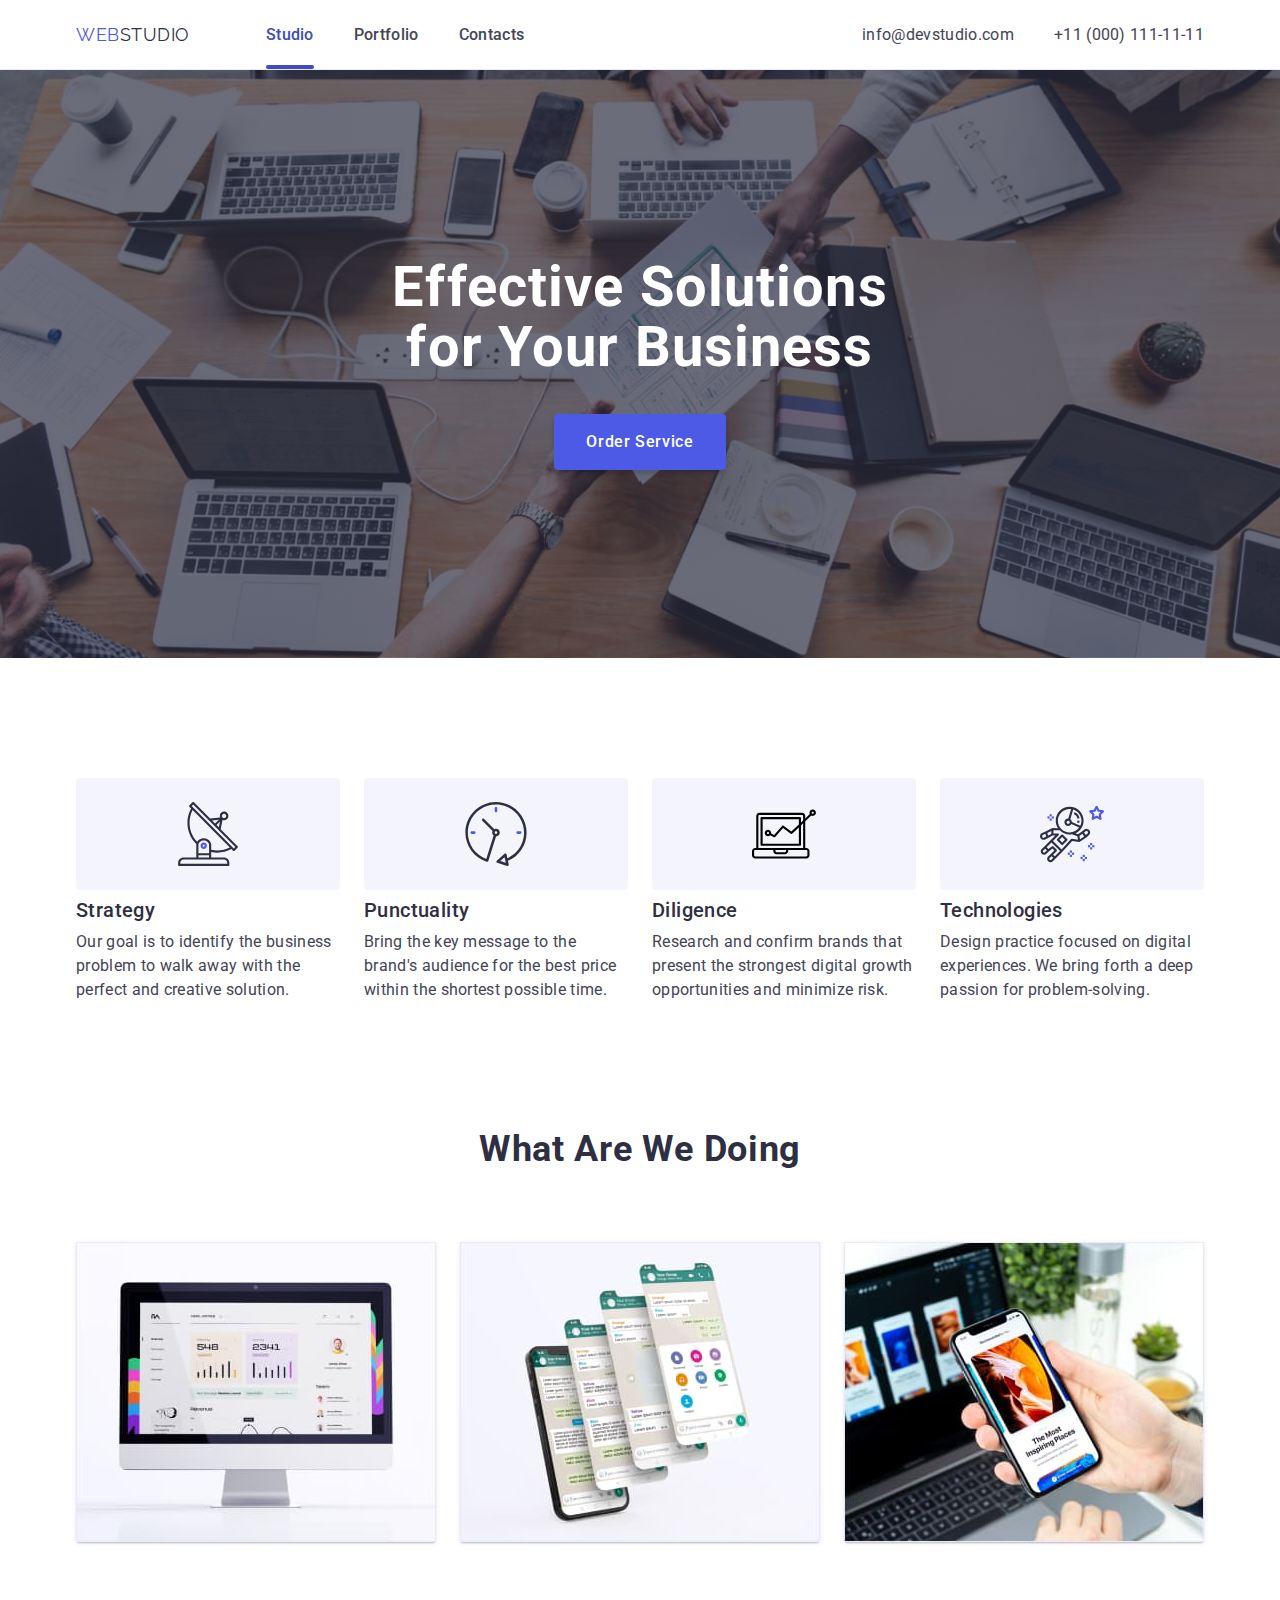
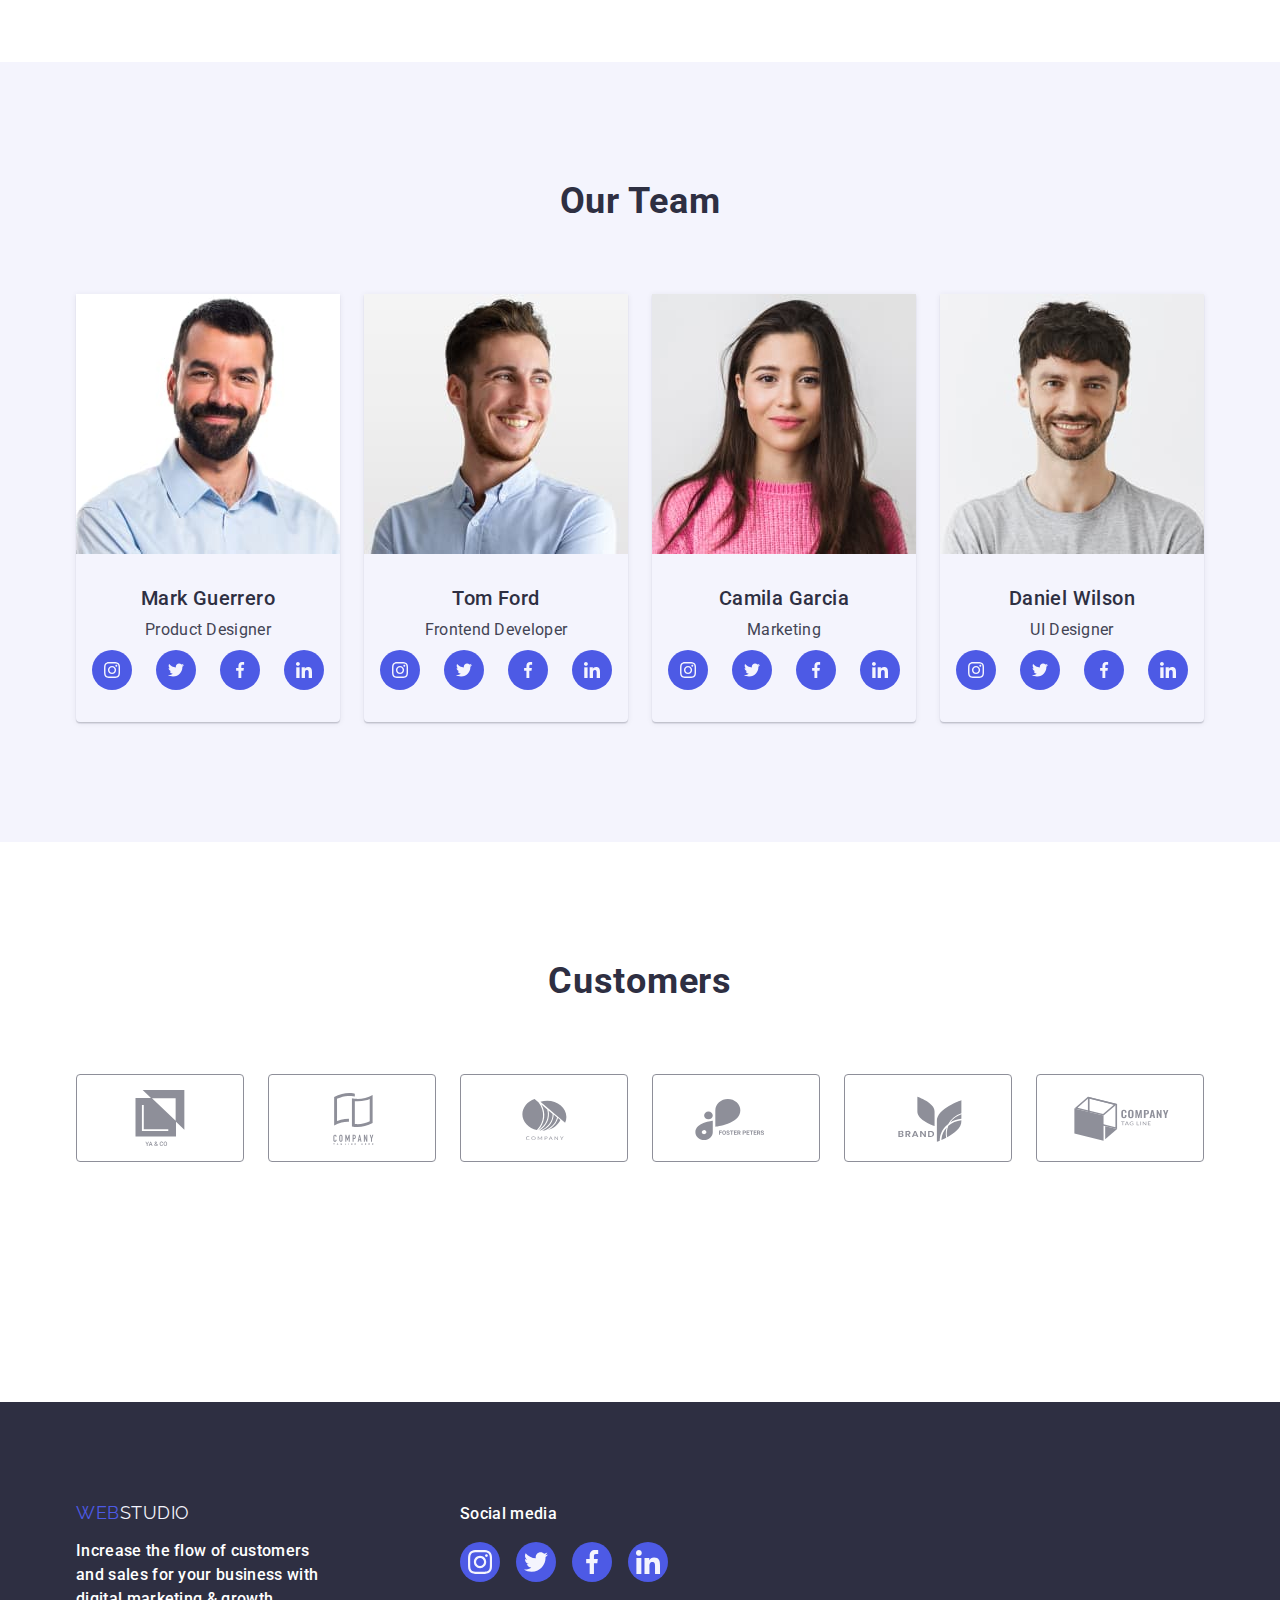
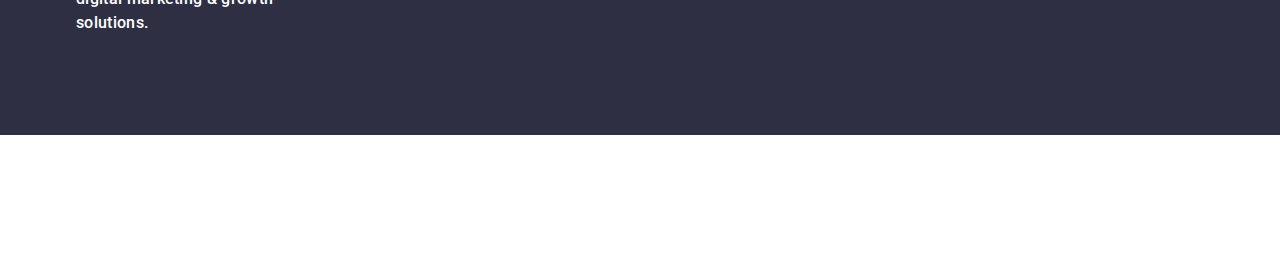
<file: index.html>
<!DOCTYPE html>
<html lang="en">

<head>
    <meta charset="UTF-8">
    <meta name="viewport" content="width=device-width, initial-scale=1.0">
    <link rel="preconnect" href="https://fonts.googleapis.com">
    <link rel="preconnect" href="https://fonts.gstatic.com" crossorigin>
    <link
        href="https://fonts.googleapis.com/css2?family=Raleway:wght@800&family=Roboto:wght@400;500;700;900&display=swap"
        rel="stylesheet">
    <link rel="stylesheet"
        href="https://cdnjs.cloudflare.com/ajax/libs/modern-normalize/2.0.0/modern-normalize.min.css">
    <link rel="stylesheet" href="./css/styles.css">
    <title>Homework4</title>
</head>

<body>
    <!-- Top line -->
    <header class="page-header">
        <div class="header-container container">
            <nav class="nav">
                <a class="logo logo-pad link" href="./index.html">Web<span class="logo-studio">Studio</span></a>
                <ul class="menu-list list">
                    <li class="menu-list-item">
                        <a class="header-link-padding active link menu-list-c" href="./index.html">Studio</a>
                    </li>

                    <li class="menu-list-item">
                        <a class="header-link-padding  link" href="./portfolio.html">Portfolio</a>
                    </li>

                    <li class="menu-list-item">
                        <a class="header-link-padding link" href="#contacts">Contacts</a>
                    </li>
                </ul>
            </nav>
            <address>
                <ul class="menu-link list">
                    <li class="menu-link-item">
                        <a class="header-link-padding link" href="mailto:info@devstudio.com">info@devstudio.com</a>
                    </li>
                    <li class="menu-link-item ">
                        <a class="header-link-padding link" href="tel:+110001111111">+11 (000) 111-11-11</a>
                    </li>
                </ul>
            </address>
        </div>
    </header>
    <main>
        <!-- Studio -->
        <section class="heroimage">
            <div class="hero-container container">
                <h1 class="hero-title">Effective Solutions for Your Business</h1>
                <button class="modal-button-image" type="button" data-modal-open>Order Service</button>
            </div>
        </section>
        <!-- Section1 -->
        <section class="advantage">
            <div class="container">
                <h2 class="hidden">Studio</h2>
                <ul class="advantage-list list">
                    <li class="advantage-item">
                        <div class="advantage-item-icon">
                            <svg width="64" height="64">
                                <use href="./images/icons.svg#icon-antenna"></use>
                            </svg>
                        </div>
                        <h3 class="advantage-item-title">Strategy</h3>
                        <p class="advantage-item-p">Our goal is to identify the business problem to walk away with the
                            perfect and creative solution.
                        </p>
                    </li>
                    <li class="advantage-item">
                        <div class="advantage-item-icon">
                            <svg width="64" height="64">
                                <use href="./images/icons.svg#icon-clock"></use>
                            </svg>
                        </div>
                        <h3 class="advantage-item-title">Punctuality</h3>
                        <p class="advantage-item-p">Bring the key message to the brand's audience for the best price
                            within
                            the shortest possible
                            time.</p>
                    </li>
                    <li class="advantage-item">
                        <div class="advantage-item-icon">
                            <svg width="64" height="64">
                                <use href="./images/icons.svg#icon-vector"></use>
                            </svg>
                        </div>
                        <h3 class="advantage-item-title">Diligence</h3>
                        <p class="advantage-item-p">Research and confirm brands that present the strongest digital
                            growth
                            opportunities and minimize
                            risk.</p>
                    </li>
                    <li class="advantage-item">
                        <div class="advantage-item-icon">
                            <svg width="64" height="64">
                                <use href="./images/icons.svg#icon-astronaut"></use>
                            </svg>
                        </div>
                        <h3 class="advantage-item-title">Technologies</h3>
                        <p class="advantage-item-p">Design practice focused on digital experiences. We bring forth a
                            deep
                            passion for
                            problem-solving.</p>
                    </li>
                </ul>
            </div>
        </section>

        <!-- Section2 -->

        <section class="production">
            <div class="production-container container">
                <h2 class="subtitile">What are we doing</h2>
                <ul class="production-list list">
                    <li class="production-item">
                        <img class="production-pic" src="./images/section2/pc.jpg" alt="PC" width="360" height="300">
                    </li>
                    <li class="production-item">
                        <img class="production-pic" src="./images/section2/phones.jpg" alt="phones" width="360"
                            height="300">
                    </li>
                    <li class="production-item">
                        <img class="production-pic" src="./images/section2/pcandphone.jpg" alt="pc and phone"
                            width="360" height="300">
                    </li>
                </ul>
            </div>
        </section>

        <!-- Section3 -->

        <section class="workers">
            <div class="workers-container container">
                <h2 class="subtitile" id="contacts">Our Team</h2>
                <ul class="workers-list list">
                    <li class="advantage-item workers-item">
                        <img class="workers-pic" src="./images/ourteam/markguerrero.jpg" alt="photo Mark Guerrero"
                            width="264" height="260">
                        <div class="advantage-item-name">
                            <h3 class="advantage-item-title">Mark Guerrero</h3>
                            <p class="advantage-item-p">Product Designer</p>
                            <ul class="social-list social-list-img list">
                                <li class="social-item">
                                    <a class="social-link" href="#">
                                        <svg class="social-icon" width="16" height="16">
                                            <use href="./images/icons.svg#icon-instagram"></use>
                                        </svg>
                                    </a>
                                </li>
                                <li class="social-item">
                                    <a class="social-link" href="#">
                                        <svg class="social-icon" width="16" height="16">
                                            <use href="./images/icons.svg#icon-twitter"></use>
                                        </svg>
                                    </a>
                                </li>
                                <li class="social-item">
                                    <a class="social-link" href="#">
                                        <svg class="social-icon" width="16" height="16">
                                            <use href="./images/icons.svg#icon-facebook"></use>
                                        </svg>
                                    </a>
                                </li>
                                <li class="social-item">
                                    <a class="social-link" href="#">
                                        <svg class="social-icon" width="16" height="16">
                                            <use href="./images/icons.svg#icon-linkedin"></use>
                                        </svg>
                                    </a>
                                </li>
                            </ul>
                        </div>

                    </li>
                    <li class="advantage-item workers-item">
                        <img class="workers-pic" src="./images/ourteam/tomford.jpg" alt="photo Tom Ford" width="264"
                            height="260">
                        <div class="advantage-item-name">
                            <h3 class="advantage-item-title">Tom Ford</h3>
                            <p class="advantage-item-p">Frontend Developer</p>
                            <ul class="social-list social-list-img list">
                                <li class="social-item">
                                    <a class="social-link" href="#">
                                        <svg class="social-icon" width="16" height="16">
                                            <use href="./images/icons.svg#icon-instagram"></use>
                                        </svg>
                                    </a>
                                </li>
                                <li class="social-item">
                                    <a class="social-link" href="#">
                                        <svg class="social-icon" width="16" height="16">
                                            <use href="./images/icons.svg#icon-twitter"></use>
                                        </svg>
                                    </a>
                                </li>
                                <li class="social-item">
                                    <a class="social-link" href="#">
                                        <svg class="social-icon" width="16" height="16">
                                            <use href="./images/icons.svg#icon-facebook"></use>
                                        </svg>
                                    </a>
                                </li>
                                <li class="social-item">
                                    <a class="social-link" href="#">
                                        <svg class="social-icon" width="16" height="16">
                                            <use href="./images/icons.svg#icon-linkedin"></use>
                                        </svg>
                                    </a>
                                </li>
                            </ul>
                        </div>

                    </li>
                    <li class="advantage-item workers-item">
                        <img class="workers-pic" src="./images/ourteam/camilagarcia.jpg" alt="photo Camila Garcia"
                            width="264" height="260">
                        <div class="advantage-item-name">
                            <h3 class="advantage-item-title">Camila Garcia</h3>
                            <p class="advantage-item-p">Marketing</p>
                            <ul class="social-list social-list-img list">
                                <li class="social-item">
                                    <a class="social-link" href="#">
                                        <svg class="social-icon" width="16" height="16">
                                            <use href="./images/icons.svg#icon-instagram"></use>
                                        </svg>
                                    </a>
                                </li>
                                <li class="social-item">
                                    <a class="social-link" href="#">
                                        <svg class="social-icon" width="16" height="16">
                                            <use href="./images/icons.svg#icon-twitter"></use>
                                        </svg>
                                    </a>
                                </li>
                                <li class="social-item">
                                    <a class="social-link" href="#">
                                        <svg class="social-icon" width="16" height="16">
                                            <use href="./images/icons.svg#icon-facebook"></use>
                                        </svg>
                                    </a>
                                </li>
                                <li class="social-item">
                                    <a class="social-link" href="#">
                                        <svg class="social-icon" width="16" height="16">
                                            <use href="./images/icons.svg#icon-linkedin"></use>
                                        </svg>
                                    </a>
                                </li>
                            </ul>
                        </div>

                    </li>
                    <li class="advantage-item workers-item">
                        <img class="workers-pic" src="./images/ourteam/danielwilson.jpg" alt="photo Daniel Wilson"
                            width="264" height="260">
                        <div class="advantage-item-name">
                            <h3 class="advantage-item-title">Daniel Wilson</h3>
                            <p class="advantage-item-p">UI Designer</p>
                            <ul class="social-list social-list-img list">
                                <li class="social-item">
                                    <a class="social-link" href="#">
                                        <svg class="social-icon" width="16" height="16">
                                            <use href="./images/icons.svg#icon-instagram"></use>
                                        </svg>
                                    </a>
                                </li>
                                <li class="social-item">
                                    <a class="social-link" href="#">
                                        <svg class="social-icon" width="16" height="16">
                                            <use href="./images/icons.svg#icon-twitter"></use>
                                        </svg>
                                    </a>
                                </li>
                                <li class="social-item">
                                    <a class="social-link" href="#">
                                        <svg class="social-icon" width="16" height="16">
                                            <use href="./images/icons.svg#icon-facebook"></use>
                                        </svg>
                                    </a>
                                </li>
                                <li class="social-item">
                                    <a class="social-link" href="#">
                                        <svg class="social-icon" width="16" height="16">
                                            <use href="./images/icons.svg#icon-linkedin"></use>
                                        </svg>
                                    </a>
                                </li>
                            </ul>
                        </div>

                    </li>
                </ul>
            </div>
        </section>
        <!-- Section 5 Costumers -->
        <section class="costumers">
            <div class="container">
                <h2 class="subtitile">Customers</h2>
                <ul class="costumers-list list">
                    <li class="costumers-item">
                        <a class="costumers-link" href="#">
                            <svg class="costumers-icon" width="104" height="56">
                                <use href="./images/icons.svg#icon-logo-1"></use>
                            </svg>
                        </a>
                    </li>
                    <li class="costumers-item">
                        <a class="costumers-link" href="#">
                            <svg class="costumers-icon" width="104" height="56">
                                <use href="./images/icons.svg#icon-logo-2"></use>
                            </svg>
                        </a>
                    </li>
                    <li class="costumers-item">
                        <a class="costumers-link" href="#">
                            <svg class="costumers-icon" width="104" height="56">
                                <use href="./images/icons.svg#icon-logo-3"></use>
                            </svg>
                        </a>
                    </li>
                    <li class="costumers-item">
                        <a class="costumers-link" href="#">
                            <svg class="costumers-icon" width="104" height="56">
                                <use href="./images/icons.svg#icon-logo-4"></use>
                            </svg>
                        </a>
                    </li>
                    <li class="costumers-item">
                        <a class="costumers-link" href="#">
                            <svg class="costumers-icon" width="104" height="56">
                                <use href="./images/icons.svg#icon-logo-5"></use>
                            </svg>
                        </a>
                    </li>
                    <li class="costumers-item">
                        <a class="costumers-link" href="#">
                            <svg class="costumers-icon" width="104" height="56">
                                <use href="./images/icons.svg#icon-logo-6"></use>
                            </svg>
                        </a>
                    </li>
                </ul>
            </div>
        </section>
    </main>
    <footer class="footer">
        <div class="footer-container container">
            <div class="footer-list">
                <a class="logo link marg" href="./index.html">Web<span class="logo-studio-dark">Studio</span>
                </a>

                <p class="background-dark-text">Increase the flow of customers and sales for your business with
                    digital
                    marketing & growth solutions.</p>
            </div>
            <div class="footer-item">
                <p class="background-dark-text marg">Social media</p>
                <ul class="social-list social-list-futer list">
                    <li class="social-item">
                        <a class="social-link " href="#">
                            <svg class="social-icon" width="24" height="24">
                                <use href="./images/icons.svg#icon-instagram"></use>
                            </svg>
                        </a>
                    </li>
                    <li class="social-item">
                        <a class="social-link " href="#">
                            <svg class="social-icon" width="24" height="24">
                                <use href="./images/icons.svg#icon-twitter"></use>
                            </svg>
                        </a>
                    </li>
                    <li class="social-item">
                        <a class="social-link " href="#">
                            <svg class="social-icon" width="24" height="24">
                                <use href="./images/icons.svg#icon-facebook"></use>
                            </svg>
                        </a>
                    </li>
                    <li class="social-item">
                        <a class="social-link " href="#">
                            <svg class="social-icon" width="24" height="24">
                                <use href="./images/icons.svg#icon-linkedin"></use>
                            </svg>
                        </a>
                    </li>
                </ul>
            </div>
        </div>
    </footer>
    <div class="backdrop is-hidden" data-modal>
        <div class="modal-window">
            <button type="button" class="modal-window-close-btn" data-modal-close>
                <svg class="modal-window-close-btn-img" width="8" height="8">
                    <use href="./images/icons.svg#close-black"></use>
                </svg>
            </button>
            <button class="review-form-submit-btn" type="submit">Send</button>
        </div>
    </div>
    <script src="./js/modal.js"></script>
</body>

</html>

<!-- <p></p>
            <form action="">
                <label for="user-name">Name</label>
                <input type="text" name="user-name" id="user-name">
                <label for="user-tel">Phone</label>
                <input type="tel" name="user-tel" id="user-tel">
                <label for="user-email">Email</label>
                <input type="area" name="user-email" id="user-email">
                <textarea name="" id="" cols="30" rows="10"></textarea> -->
</file>
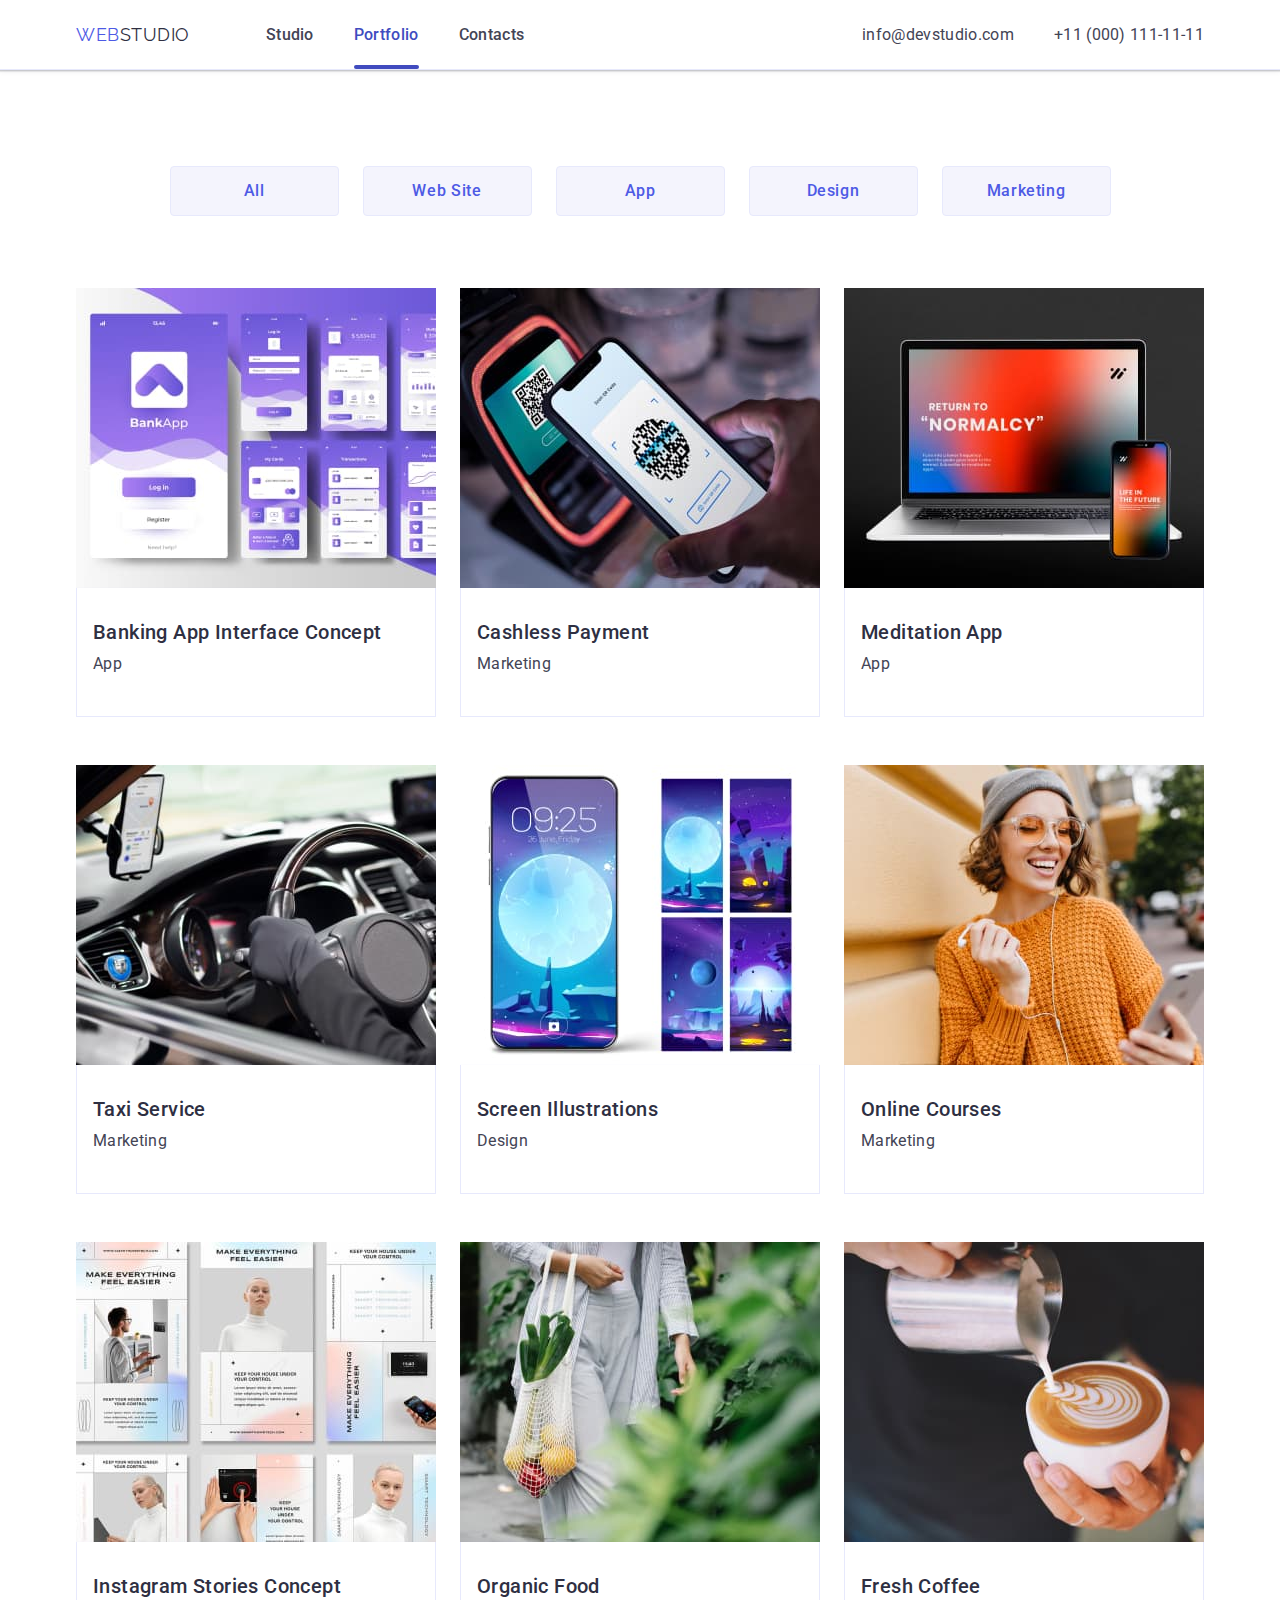
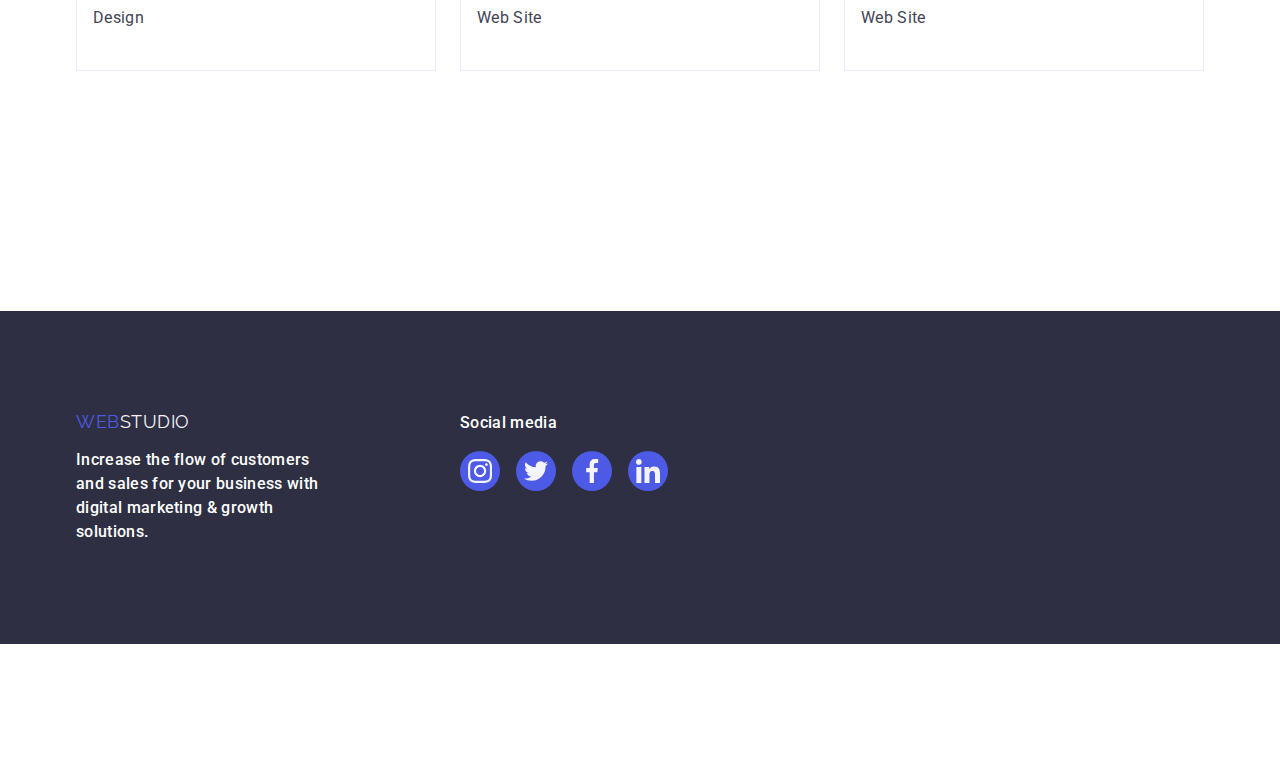
<file: portfolio.html>
<!DOCTYPE html>
<html lang="en">

<head>
    <meta charset="UTF-8">
    <meta name="viewport" content="width=device-width, initial-scale=1.0">
    <link rel="preconnect" href="https://fonts.googleapis.com">
    <link rel="preconnect" href="https://fonts.gstatic.com" crossorigin>
    <link
        href="https://fonts.googleapis.com/css2?family=Raleway:wght@800&family=Roboto:wght@400;500;700;900&display=swap"
        rel="stylesheet">
    <link rel="stylesheet"
        href="https://cdnjs.cloudflare.com/ajax/libs/modern-normalize/2.0.0/modern-normalize.min.css">
    <link rel="stylesheet" href="./css/styles.css">
    <title>Homework4</title>
</head>

<body>
    <header class="page-header">
        <div class="header-container container">
            <nav class="nav">
                <a class="logo logo-pad link" href="./index.html">Web<span class="logo-studio">Studio</span></a>
                <ul class="menu-list list">
                    <li class="menu-list-item">
                        <a class="header-link-padding link" href="./index.html">Studio</a>
                    </li>

                    <li class="menu-list-item">
                        <a class="header-link-padding active link menu-list-c link"
                            href="./portfolio.html">Portfolio</a>
                    </li>

                    <li class="menu-list-item">
                        <a class="header-link-padding link" href="#contacts">Contacts</a>
                    </li>
                </ul>
            </nav>
            <address>
                <ul class="menu-link list">
                    <li class="menu-link-item">
                        <a class="header-link-padding link" href="mailto:info@devstudio.com">info@devstudio.com</a>
                    </li>
                    <li class="menu-link-item ">
                        <a class="header-link-padding link" href="tel:+110001111111">+11 (000) 111-11-11</a>
                    </li>
                </ul>
            </address>
        </div>
    </header>
    <main>
        <section class="portfolio">
            <div class="container">
                <h1 class="hidden">Portfolio</h1>
                <ul class="button-menu list">
                    <li class="button-item">
                        <button class="modal-button" type="button" data-modal-open>All</button>
                    </li>
                    <li>
                        <button class="modal-button" type="button" data-modal-open>Web Site</button>
                    </li>
                    <li>
                        <button class="modal-button" type="button" data-modal-open>App</button>
                    </li>
                    <li>
                        <button class="modal-button" type="button" data-modal-open>Design</button>
                    </li>
                    <li>
                        <button class="modal-button" type="button" data-modal-open>Marketing</button>
                    </li>
                </ul>
                <ul class="gallery list">
                    <li class="gallery-item">
                        <a class="gallery-link link" href="link">
                            <div class="gallery-item-pic">
                                <img class="gallery-pic" src="./images/portfolio/banking-upp.jpg"
                                    alt="Banking App Interface Concept" width="360" height="300">
                                <p class="gallery-pic-backtext">14 Stylish and User-Friendly App Design Concepts · Task
                                    Manager App · Calorie Tracker App
                                    · Exotic Fruit Ecommerce App ·
                                    Cloud Storage App</p>
                            </div>
                            <div class="gallery-content">
                                <h2 class="advantage-item-title">Banking App Interface Concept</h2>
                                <p class="advantage-item-p">App</p>
                            </div>
                        </a>
                    </li>
                    <li class="gallery-item">
                        <a class="gallery-link link" href="linkas">
                            <div class="gallery-item-pic">
                                <img class="gallery-pic" src="./images/portfolio/cashless-payment.jpg"
                                    alt="Cashless Payment" width="360" height="300">
                                <p class="gallery-pic-backtext">14 Stylish and User-Friendly App Design Concepts · Task
                                    Manager App · Calorie Tracker App
                                    · Exotic Fruit Ecommerce App ·
                                    Cloud Storage App</p>
                            </div>
                            <div class="gallery-content">
                                <h2 class="advantage-item-title">Cashless Payment</h2>
                                <p class="advantage-item-p">Marketing</p>
                            </div>
                        </a>
                    </li>
                    <li class="gallery-item">
                        <a class="gallery-link link" href="linksa">
                            <div class="gallery-item-pic">
                                <img class="gallery-pic" src="./images/portfolio/maditation-app.jpg"
                                    alt="Meditation App" width="360" height="300">
                                <p class="gallery-pic-backtext">14 Stylish and User-Friendly App Design Concepts · Task
                                    Manager App · Calorie Tracker App
                                    · Exotic Fruit Ecommerce App ·
                                    Cloud Storage App</p>
                            </div>
                            <div class="gallery-content">
                                <h2 class="advantage-item-title">Meditation App</h2>
                                <p class="advantage-item-p">App</p>
                            </div>
                        </a>
                    </li>
                    <li class="gallery-item">
                        <a class="gallery-link link" href="linksq">
                            <div class="gallery-item-pic">
                                <img class=" gallery-pic" src="./images/portfolio/taxy-servise.jpg" alt="Taxi Service"
                                    width="360" height="300">
                                <p class="gallery-pic-backtext">14 Stylish and User-Friendly App Design Concepts · Task
                                    Manager App · Calorie Tracker App
                                    · Exotic Fruit Ecommerce App ·
                                    Cloud Storage App</p>
                            </div>
                            <div class="gallery-content">
                                <h2 class="advantage-item-title">Taxi Service</h2>
                                <p class="advantage-item-p">Marketing</p>
                            </div>
                        </a>
                    </li>
                    <li class="gallery-item">
                        <a class="gallery-link link" href="linkqs">
                            <div class="gallery-item-pic">
                                <img class="gallery-pic" src="./images/portfolio/screen-illustration.jpg"
                                    alt="Screen Illustrations" width="360" height="300">
                                <p class="gallery-pic-backtext">14 Stylish and User-Friendly App Design Concepts · Task
                                    Manager App · Calorie Tracker App
                                    · Exotic Fruit Ecommerce App ·
                                    Cloud Storage App</p>
                            </div>
                            <div class="gallery-content">
                                <h2 class="advantage-item-title">Screen Illustrations</h2>
                                <p class="advantage-item-p">Design</p>
                            </div>
                        </a>
                    </li>
                    <li class="gallery-item">
                        <a class="gallery-link link" href="linkqw">
                            <div class="gallery-item-pic">
                                <img class="gallery-pic" src="./images/portfolio/online-courses.jpg"
                                    alt="Online Courses" width="360" height="300">
                                <p class="gallery-pic-backtext">14 Stylish and User-Friendly App Design Concepts · Task
                                    Manager App · Calorie Tracker App
                                    · Exotic Fruit Ecommerce App ·
                                    Cloud Storage App</p>
                            </div>
                            <div class="gallery-content">
                                <h2 class="advantage-item-title">Online Courses</h2>
                                <p class="advantage-item-p">Marketing</p>
                            </div>
                        </a>
                    </li>
                    <li class="gallery-item">
                        <a class="gallery-link link" href="linkwq">
                            <div class="gallery-item-pic">
                                <img class=" gallery-pic" src="./images/portfolio/instagram-stories-concept.jpg"
                                    alt="Instagram Stories Concept" width="360" height="300">
                                <p class="gallery-pic-backtext">14 Stylish and User-Friendly App Design Concepts · Task
                                    Manager App · Calorie Tracker App
                                    · Exotic Fruit Ecommerce App ·
                                    Cloud Storage App</p>
                            </div>
                            <div class="gallery-content">
                                <h2 class="advantage-item-title">Instagram Stories Concept</h2>
                                <p class="advantage-item-p">Design</p>
                            </div>
                        </a>
                    </li>
                    <li class="gallery-item">
                        <a class="gallery-link link" href="linkda">
                            <div class="gallery-item-pic">
                                <img class="gallery-pic" src="./images/portfolio/organic-food.jpg" alt="Organic Food"
                                    width="360" height="300">
                                <p class="gallery-pic-backtext">14 Stylish and User-Friendly App Design Concepts · Task
                                    Manager App · Calorie Tracker App
                                    · Exotic Fruit Ecommerce App ·
                                    Cloud Storage App</p>
                            </div>
                            <div class="gallery-content">
                                <h2 class="advantage-item-title">Organic Food</h2>
                                <p class="advantage-item-p">Web Site</p>
                            </div>
                        </a>
                    </li>
                    <li class="gallery-item">
                        <a class="gallery-link link" href="linkad">
                            <div class="gallery-item-pic">
                                <img class="gallery-pic" src="./images/portfolio/fresh-coffee.jpg" alt="Fresh Coffee"
                                    width="360" height="300">
                                <p class="gallery-pic-backtext">14 Stylish and User-Friendly App Design Concepts · Task
                                    Manager App · Calorie Tracker App
                                    · Exotic Fruit Ecommerce App ·
                                    Cloud Storage App</p>
                            </div>
                            <div class="gallery-content">
                                <h2 class="advantage-item-title">Fresh Coffee</h2>
                                <p class="advantage-item-p">Web Site</p>
                            </div>
                        </a>
                    </li>
                </ul>
            </div>
        </section>
    </main>
    <footer class="footer">
        <div class="footer-container container">
            <div class="footer-list">
                <a class="logo link marg" href="./index.html">Web<span class="logo-studio-dark">Studio</span>
                </a>

                <p class="background-dark-text">Increase the flow of customers and sales for your business with
                    digital
                    marketing & growth solutions.</p>
            </div>
            <div class="footer-item">
                <p class="background-dark-text marg">Social media</p>
                <ul class="social-list social-list-futer list">
                    <li class="social-item">
                        <a class="social-link " href="#">
                            <svg class="social-icon" width="24" height="24">
                                <use href="./images/icons.svg#icon-instagram"></use>
                            </svg>
                        </a>
                    </li>
                    <li class="social-item">
                        <a class="social-link " href="#">
                            <svg class="social-icon" width="24" height="24">
                                <use href="./images/icons.svg#icon-twitter"></use>
                            </svg>
                        </a>
                    </li>
                    <li class="social-item">
                        <a class="social-link " href="#">
                            <svg class="social-icon" width="24" height="24">
                                <use href="./images/icons.svg#icon-facebook"></use>
                            </svg>
                        </a>
                    </li>
                    <li class="social-item">
                        <a class="social-link " href="#">
                            <svg class="social-icon" width="24" height="24">
                                <use href="./images/icons.svg#icon-linkedin"></use>
                            </svg>
                        </a>
                    </li>
                </ul>
            </div>
        </div>
    </footer>
    <script src="./js/modal.js"></script>
</body>

</html>
</file>
<file: css/styles.css>
:root {
  --primary-font: 'Roboto', sans-serif;
  --secondary-font: 'Raleway', sans-serif;
  --modal-background: #fcfcfc;
  --header-team-card-background: #ffffff;
  --hero-image-background: #2e2f42;
  --light-mode-backgrounds: #f4f4fd;
  --accent-hairlines-subtle-backgrounds: #e7e9fc;
  --body-text-slate: #434455;
  --body-text-light-slate: #8e8f99;
  --valid-success: #31d0aa;
  --dark-overlays-shadows-headings: #2e2f42;
  --pressed-state-cta: #404bbf;
  --cta-focused-active-links: #4d5ae5;
  --column-indent: 24px;
  --column-items: 3;
  --timing-function: cubic-bezier(0.4, 0, 0.2, 1);
  --timing-duration: 250ms;
}

body {
  font-family: var(--primary-font);
  font-weight: 400;
  font-size: 16px;
  line-height: 1.5;
  letter-spacing: 0.02em;
  color: var(--body-text-slate);
  background-color: var(--header-team-card-background);
}

h1,
h2,
h3,
h4,
h5,
h6,
p {
  margin: 0;
}

img {
  display: block;
  max-width: 100%;
  height: auto;
}

ul,
ol {
  margin: 0;
  padding: 0;
}

button {
  cursor: pointer;
  border: none;
}

.list {
  list-style: none;
}

.link {
  text-decoration: none;
  font-style: normal;
}

.container {
  width: 1158px;
  margin-left: auto;
  margin-right: auto;
  padding-left: 15px;
  padding-right: 15px;
}

.main-container {
  display: flex;
  flex-direction: column;
  flex-wrap: wrap;
  column-gap: 120px;
}

/* ==========HEADER========== */
.page-header {
  display: flex;
  justify-content: space-between;
  border-bottom: 1px solid var(--accent-hairlines-subtle-backgrounds);
  box-shadow: 0px 2px 1px rgba(46, 47, 66, 0.08),
    0px 1px 1px rgba(46, 47, 66, 0.16), 0px 1px 6px rgba(46, 47, 66, 0.08);
}

.header-container {
  display: flex;
  justify-content: space-between;
  align-items: center;
}

.nav {
  display: flex;
  justify-content: space-between;
  align-items: center;
}

.logo {
  display: inline-block;
  align-items: center;
  margin-right: 76px;
  font-family: var(--secondary-font);
  font-size: 18px;
  line-height: 1.17;
  letter-spacing: 0.03em;
  text-transform: uppercase;
  color: var(--cta-focused-active-links);
}

.logo-pad {
  padding: 24px 0;
}

.logo-studio {
  color: var(--dark-overlays-shadows-headings);
}

.logo-studio-dark {
  color: var(--light-mode-backgrounds);
}

.menu-list {
  display: flex;
  gap: 40px;
}

.menu-list-item {
  font-weight: 500;
}

.menu-list-item > .menu-list-c {
  color: var(--pressed-state-cta);
}

.menu-link-item {
  font-weight: 400;
}

.header-link-padding {
  padding-top: 24px;
  padding-bottom: 24px;
  transition-property: color;
  transition-duration: var(--timing-duration);
  transition-timing-function: var(--timing-function);
  font-size: 16px;
  line-height: 1.5;
  letter-spacing: 0.02em;
  color: var(--body-text-slate);
}

.active {
  position: relative;
}

.active::after {
  position: absolute;
  bottom: -1px;
  left: 0;

  display: block;
  content: '';
  width: 100%;
  height: 4px;
  border-radius: 2px;
  background-color: var(--pressed-state-cta);
}

.menu-link {
  display: flex;
  flex-wrap: wrap;
  gap: 40px;
}

.header-link-padding:hover,
.header-link-padding:focus,
.active:hover,
.active:focus {
  color: var(--pressed-state-cta);
}

/* ==========/HEADER========== */

/* ==========Hero section========== */

.heroimage {
  max-width: 1440px;
  margin-left: auto;
  margin-right: auto;
  padding-top: 188px;
  padding-bottom: 188px;
  background-color: var(--hero-image-background);
  background-image: linear-gradient(
      rgba(46, 47, 66, 0.7),
      rgba(46, 47, 66, 0.7)
    ),
    url(../images/people-office.jpg);
  background-repeat: no-repeat;
  background-size: cover;
  background-position: center;
}

.hero-container {
  display: flex;
  flex-direction: column;
  align-items: center;
}
.hero-title {
  max-width: 496px;
  margin-bottom: 36px;
  font-weight: 700;
  font-size: 56px;
  line-height: 1.07;
  text-align: center;
  letter-spacing: 0.02em;

  color: var(--header-team-card-background);
}

/* ==========BUTTON MENU========== */

.modal-button-image {
  transition-property: background-color;
  transition-duration: var(--timing-duration);
  transition-timing-function: var(--timing-function);
  outline: transparent;
  outline-offset: 2px;

  min-width: 169px;
  padding: 16px 32px;
  border-radius: 4px;
  box-shadow: 0px 4px 4px 0px rgba(0, 0, 0, 0.15);
  font-family: inherit;
  font-style: normal;
  font-weight: 500;
  font-size: 16px;
  line-height: 1.5;
  letter-spacing: 0.04em;

  color: var(--header-team-card-background);
  background-color: var(--cta-focused-active-links);
}

.modal-button-image:hover,
.modal-button-image:focus {
  background-color: var(--pressed-state-cta);
}

.modal-button {
  min-width: 169px;
  padding: 12px 24px;
  font-family: inherit;
  font-style: normal;
  font-weight: 500;
  font-size: 16px;
  line-height: 1.5;
  letter-spacing: 0.04em;
  outline: transparent;
  outline-offset: 2px;
  border-radius: 4px;
  border: 1px solid var(--accent-hairlines-subtle-backgrounds);
  background-color: var(--light-mode-backgrounds);
  color: var(--cta-focused-active-links);
  transition: color var(--timing-duration) var(--timing-function),
    background-color var(--timing-duration) var(--timing-function),
    border-color var(--timing-duration) var(--timing-function),
    box-shadow var(--timing-duration) var(--timing-function);
}

.modal-button:hover,
.modal-button:focus {
  border: 1px solid transparent;
  background-color: var(--pressed-state-cta);
  color: var(--header-team-card-background);
}
.modal-button:hover {
  box-shadow: 0px 3px 1px rgba(0, 0, 0, 0.1), 0px 2px 1px rgba(0, 0, 0, 0.08),
    0px 2px 2px rgba(0, 0, 0, 0.12);
}

.modal-button:focus {
  box-shadow: 0px 3px 1px rgba(0, 0, 0, 0.1), 0px 2px 1px rgba(0, 0, 0, 0.08),
    0px 2px 2px rgba(0, 0, 0, 0.12);
}
/* ==========/BUTTON MENU========== */

/* ==========SECTION 1========== */

.advantage {
  padding: 120px 0;
}

.advantage-list {
  display: flex;
  gap: 24px;
}

.advantage-item {
  width: calc((100% - 72px) / 4);
  transition-property: background-color;
  transition-duration: var(--timing-duration);
  transition-timing-function: var(--timing-function);
  background-color: var(--header-team-card-background);
}

.advantage-item-name {
  padding: 32px 0;
}

.advantage-item-title {
  margin-bottom: 8px;
  font-weight: 500;
  font-size: 20px;
  line-height: 1.2;
  letter-spacing: 0.02em;
  color: var(--dark-overlays-shadows-headings);
}

.advantage-item-p {
  margin-bottom: 8px;
  color: var(--body-text-slate);
}

.advantage-item-icon {
  display: flex;
  justify-content: center;
  align-items: center;
  height: 112px;
  margin-bottom: 8px;
  border-radius: 4px;
  background-color: var(--light-mode-backgrounds);
}

.social-list {
  display: flex;
  justify-content: center;
}

.social-list-img {
  gap: 24px;
}
.social-list-futer {
  gap: 16px;
}

.social-item {
  width: 40px;
  height: 40px;
}

.social-link {
  display: flex;
  justify-content: center;
  align-items: center;
  width: 100%;
  height: 100%;
  border-radius: 50%;
  transition-property: background-color;
  transition-duration: var(--timing-duration);
  transition-timing-function: var(--timing-function);
  background-color: var(--cta-focused-active-links);
}

.social-icon {
  fill: var(--light-mode-backgrounds);
}

.social-list-img .social-link:hover,
.social-list-img .social-link:focus {
  background-color: var(--pressed-state-cta);
}

.social-list-futer .social-link:hover,
.social-list-futer .social-link:focus {
  background-color: var(--valid-success);
}
/* ==========Production========== */

.production {
  padding-bottom: 120px;
}
.production-container {
  display: flex;
  flex-direction: column;
  align-items: center;
}
.production-list {
  display: flex;
  justify-content: space-between;
  gap: 24px;
}

.production-item {
  box-shadow: 0px 1px 6px rgba(46, 47, 66, 0.08),
    0px 1px 1px rgba(46, 47, 66, 0.16), 0px 2px 1px rgba(46, 47, 66, 0.08);
  border-radius: 0 0 4px 4px;
}

/* ==========/Production========== */

/* ==========Workers========== */

.workers {
  padding-top: 120px;
  padding-bottom: 120px;
  background-color: var(--light-mode-backgrounds);
}

.workers-container {
  display: flex;
  flex-direction: column;
  flex-wrap: wrap;
}

.workers-list {
  display: flex;
  gap: 24px;
}

.workers-item {
  text-align: center;
  text-transform: capitalize;
  border-radius: 0 0 4px 4px;
  box-shadow: 0px 1px 6px rgba(46, 47, 66, 0.08),
    0px 1px 1px rgba(46, 47, 66, 0.16), 0px 2px 1px rgba(46, 47, 66, 0.08);
  background-color: var(--light-mode-backgrounds);
}

/* ==========/Workers========== */

/* ==========Custumers========== */
.costumers {
  padding-top: 120px;
  padding-bottom: 120px;
}

.costumers-list {
  display: flex;
  justify-content: center;
  gap: 24px;
}

.costumers-item {
  width: 168px;
  height: 88px;
}

.costumers-link {
  display: flex;
  justify-content: center;
  align-items: center;
  width: 100%;
  height: 100%;
  transition: color var(--timing-duration) var(--timing-function),
    border-color var(--timing-duration) var(--timing-function);
  border-radius: 4px;
  border: 1px solid var(--body-text-light-slate);
  color: var(--body-text-light-slate);
  outline: transparent;
  outline-offset: 2px;
}

.costumers-icon {
  fill: currentColor;
}

.costumers-link:focus,
.costumers-link:hover {
  border-color: (var(--pressed-state-cta));
  color: var(--pressed-state-cta);
}

/* ==========/Custumers========== */

/* ==========Portfolio========== */

.portfolio {
  padding-top: 96px;
  padding-bottom: 120px;
}

.button-menu {
  display: flex;
  justify-content: center;
  gap: 24px;
  margin-bottom: 72px;
}

.gallery {
  display: flex;
  flex-wrap: wrap;
  gap: 48px 24px;
}

.gallery-item {
  flex-basis: calc(
    (100% - var(--column-indent) * calc(var(--column-items) - 1)) /
      var(--column-items)
  );
}

.gallery-link {
  display: block;
  transition: box-shadow var(--timing-duration) var(--timing-function);
}

.gallery-link:hover,
.gallery-link:focus {
  box-shadow: 0px 1px 6px rgba(46, 47, 66, 0.08),
    0px 1px 1px rgba(46, 47, 66, 0.16), 0px 2px 1px rgba(46, 47, 66, 0.08);
}

.gallery-item-pic {
  position: relative;
  overflow: hidden;
}

.gallery-pic-backtext {
  position: absolute;

  top: 0;
  left: 0;
  transform: translateY(100%);
  transition: transform var(--timing-duration) var(--timing-function);
  height: 100%;
  padding: 40px 32px;
  color: var(--light-mode-backgrounds);

  background-color: var(--cta-focused-active-links);
}

.gallery-link:hover .gallery-pic-backtext,
.gallery-link:focus .gallery-pic-backtext {
  transform: translateY(0%);
}

.gallery-content {
  padding: 32px 16px;
  border: 1px solid var(--accent-hairlines-subtle-backgrounds);
  border-top: none;
}

/* ==========/Portfolio Images========== */

/* ==========FOOTER========== */

.footer {
  background-color: var(--dark-overlays-shadows-headings);
}
.footer-container {
  display: flex;
  flex-wrap: wrap;
  align-items: baseline;
  margin-top: 120px;
  margin-bottom: 120px;

  padding-top: 100px;
  padding-bottom: 100px;
}
.footer-list {
  display: flex;
  justify-content: flex-start;
  flex-direction: column;
  margin-right: 120px;
}

.background-dark-text {
  max-width: 264px;
  font-weight: 500;
  font-size: 16px;
  line-height: 1.5;
  letter-spacing: 0.02em;
  color: var(--header-team-card-background);
}

.marg {
  margin-bottom: 16px;
}

.text-center {
  text-align: center;
  text-transform: capitalize;
}

/* ==========/FOOTER========== */

.subtitile {
  margin-bottom: 72px;
  font-weight: 700;
  font-size: 36px;
  line-height: 1.11;
  text-align: center;
  letter-spacing: 0.02em;
  text-transform: capitalize;
  color: var(--dark-overlays-shadows-headings);
}

.hidden {
  position: absolute;
  width: 1px;
  height: 1px;
  margin: -1px;
  border: 0;
  padding: 0;

  white-space: nowrap;
  clip-path: inset(100%);
  clip: rect(0 0 0 0);
  overflow: hidden;
}

/* ================ REVIEWS ================ */

.backdrop {
  position: fixed;
  top: 0;
  left: 0;
  width: 100%;
  height: 100%;
  background-color: rgba(46, 47, 66, 0.4);
  transition: opacity 250ms cubic-bezier(0.4, 0, 0.2, 1),
    visibility 250ms cubic-bezier(0.4, 0, 0.2, 1);
}

.is-hidden {
  opacity: 0;
  visibility: hidden;
  pointer-events: none;
}

.modal-window {
  position: absolute;
  top: 50%;
  left: 50%;
  width: 408px;
  min-height: 584px;
  transform: translate(-50%, -50%) scale(1);
  background: var(--modal-background);
  box-shadow: 0px 1px 1px rgba(0, 0, 0, 0.14), 0px 1px 3px rgba(0, 0, 0, 0.12),
    0px 2px 1px rgba(0, 0, 0, 0.2);
  border-radius: 4px;
  transition: transform var(--timing-duration) var(--timing-function);
}

.modal-window-close-btn {
  position: absolute;
  top: 24px;
  right: 24px;
  width: 24px;
  height: 24px;
  padding: 0;
  border-radius: 50%;
  display: flex;
  align-items: center;
  justify-content: center;
  background-color: var(--accent-hairlines-subtle-backgrounds);
  border: 1px solid rgba(0, 0, 0, 0.1);
  transition: border var(--timing-duration) var(--timing-function),
    background-color var(--timing-duration) var(--timing-function);
}

.modal-window-close-btn:hover,
.modal-window-close-btn:focus {
  fill: #ffffff;
  background-color: var(--pressed-state-cta);
  border: none;
}

.modal-window-close-btn-img {
  transition: fill var(--timing-duration) var(--timing-function);
}

.modal-window-close-btn-img:hover,
.modal-window-close-btn-img:focus {
  fill: var(--header-team-card-background);
}

/* .review-form-submit-btn {
  min-width: 118px;
  padding: 14px;
  font-size: 14px;
  font-weight: 600;
  border: none;
  border-radius: 100px;
  color: var(--text-color-theme-dark);
  background-color: var(--accent-color);
  transition: color var(--transition-dur-and-func),
    background-color var(--transition-dur-and-func);
}

.review-form-submit-btn:hover,
.review-form-submit-btn:focus {
  background-color: #fcf1e0;
  color: var(--accent-color);
} */
/* ================ REVIEWS ================ */
</file>
